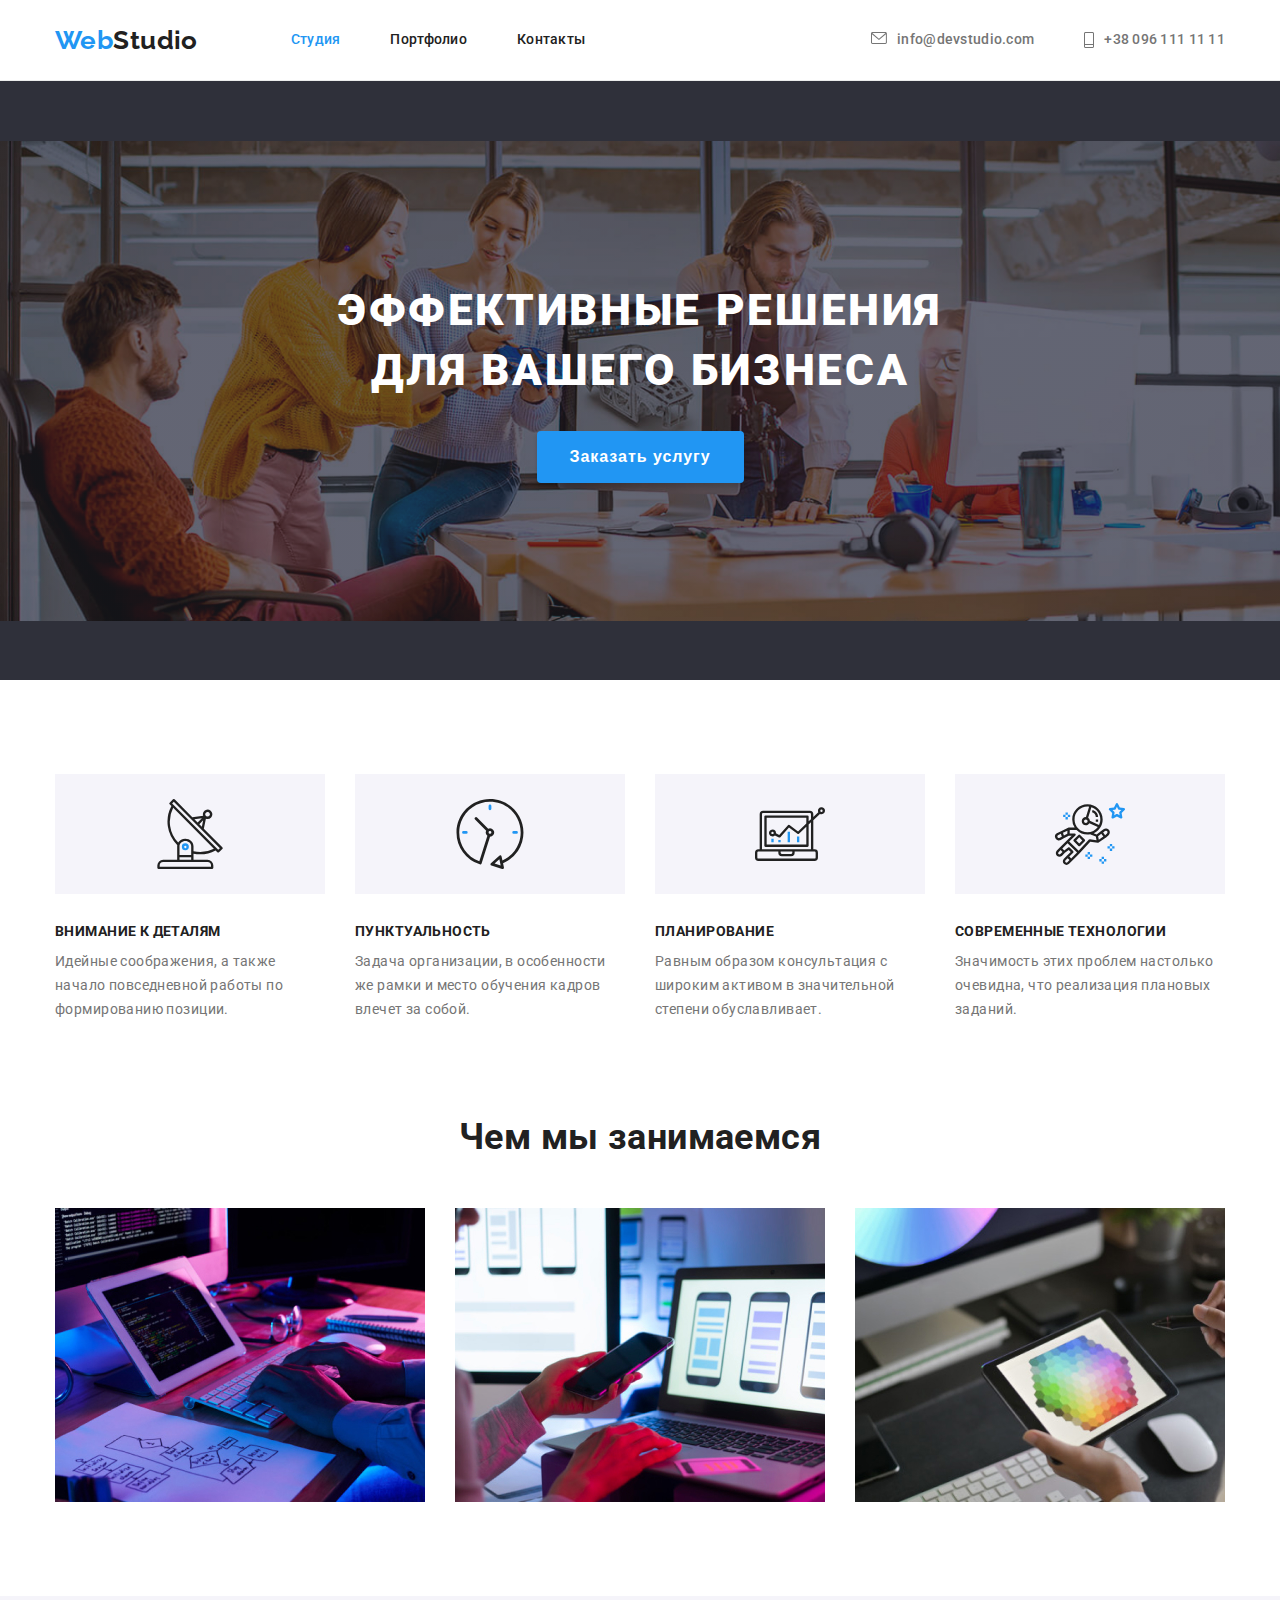
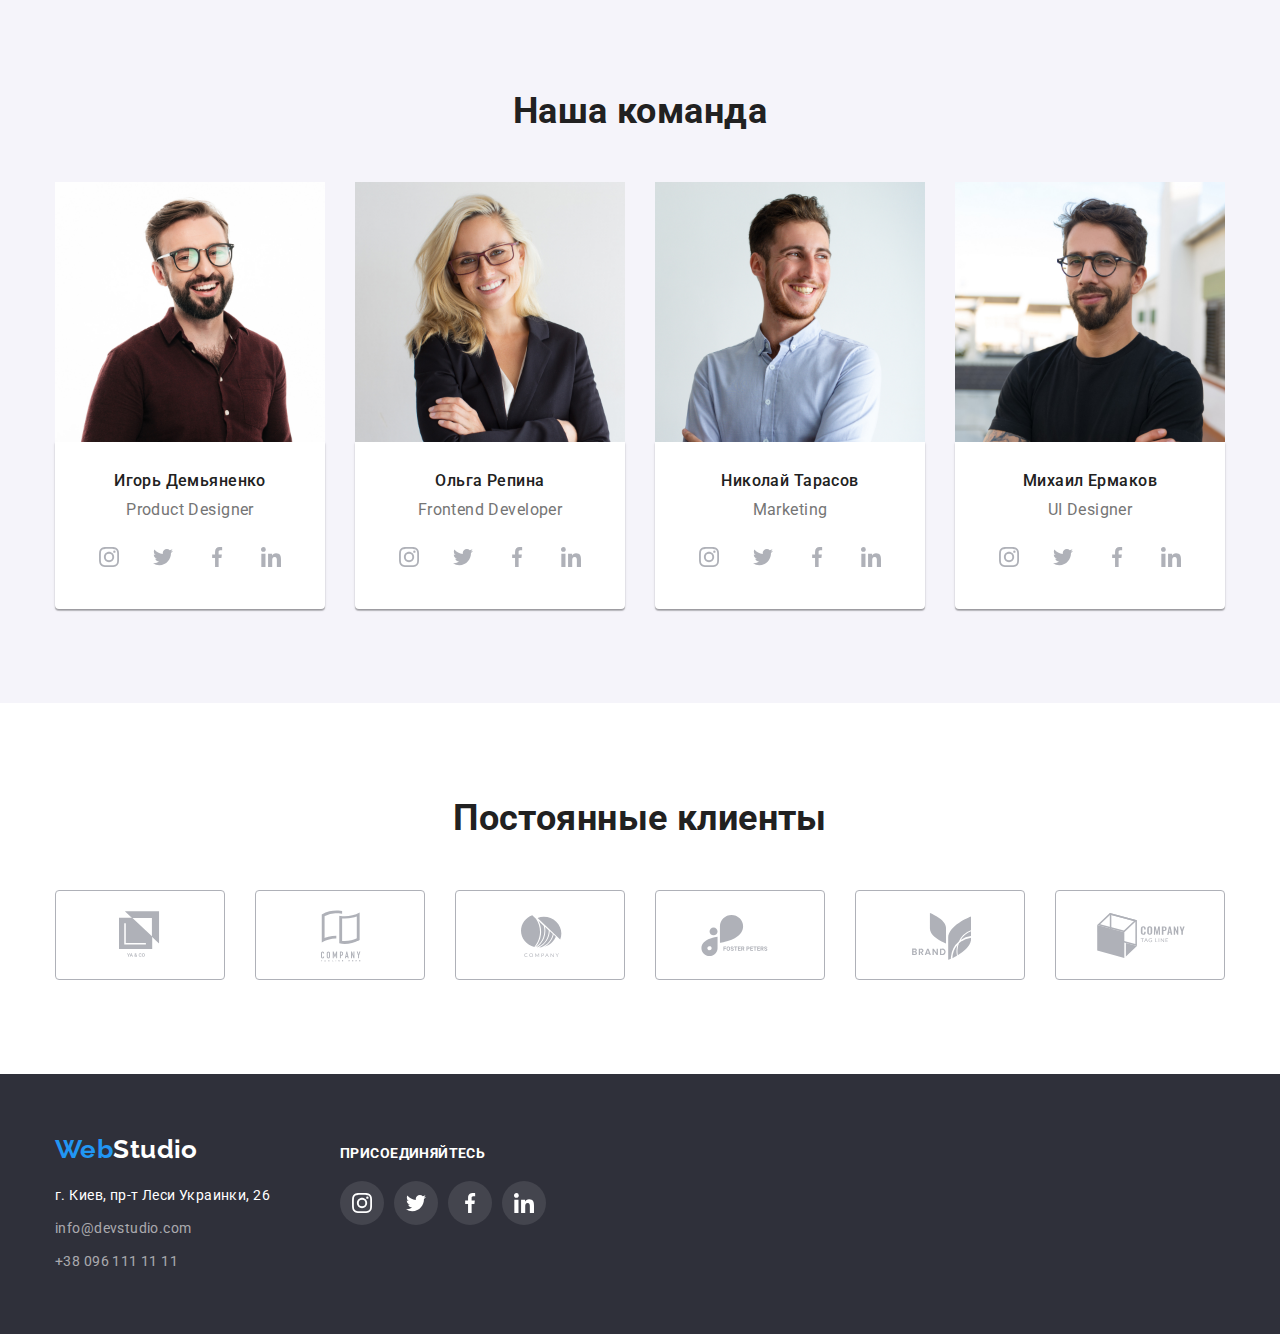
<file: index.html>
<!DOCTYPE html>
<html lang="ru">
  <head>
    <meta charset="UTF-8" />
    <meta name="viewport" content="width=device-width, initial-scale=1.0" />
    <title>Studio</title>
    <link rel="preconnect" href="https://fonts.gstatic.com" />
    <link
      href="https://fonts.googleapis.com/css2?family=Raleway:wght@700&family=Roboto:wght@400;500;700;900&display=swap"
      rel="stylesheet"
    />
    <link rel="stylesheet" href="./css/style.css" />
  </head>
  <body>
    <!-- PAGE HEADER -->
    <header class="site-header">
      <div class="container">
        <nav class="site-menu">
          <a class="logo" href="./index.html"><span>Web</span>Studio</a>

          <ul class="nav-menu list">
            <li class="item">
              <a class="link current" href="#">Студия</a>
            </li>
            <li class="item">
              <a class="link" href="./portfolio.html">Портфолио</a>
            </li>
            <li class="item">
              <a class="link" href="#">Контакты</a>
            </li>
          </ul>

          <ul class="contact-menu list">
            <li class="item">
              <a class="link" href="mailto:info@devstudio.com">
                <svg class="icon" width="16" height="12">
                  <use href="./img/sprite.svg#envelope"></use>
                </svg>
                <span>info@devstudio.com</span>
              </a>
            </li>
            <li class="item">
              <a class="link" href="mailto:info@devstudio.com">
                <svg class="icon" width="10" height="16">
                  <use href="./img/sprite.svg#phone"></use>
                </svg>
                <span>+38 096 111 11 11</span>
              </a>
            </li>
          </ul>
        </nav>
      </div>
    </header>

    <!-- MAIN CONTENT -->
    <main>
      <!-- HERO -->
      <section class="hero">
        <h1 class="hero-title">Эффективные решения<br />для вашего бизнеса</h1>
        <button class="hero-btn" type="button">Заказать услугу</button>
      </section>

      <!-- FEATURES -->
      <section class="features">
        <div class="container">
          <h2 class="section-title visually-hidden">Our features</h2>

          <ul class="features-list list">
            <li class="item">
              <div class="icon-box">
                <svg class="icon" width="70" height="70">
                  <use href="./img/sprite.svg#antenna"></use>
                </svg>
              </div>
              <h3 class="title">Внимание к деталям</h3>
              <p class="text">
                Идейные соображения, а также начало повседневной работы по
                формированию позиции.
              </p>
            </li>
            <li class="item">
              <div class="icon-box">
                <svg class="icon" width="70" height="70">
                  <use href="./img/sprite.svg#clock"></use>
                </svg>
              </div>
              <h3 class="title">Пунктуальность</h3>
              <p class="text">
                Задача организации, в особенности же рамки и место обучения
                кадров влечет за собой.
              </p>
            </li>
            <li class="item">
              <div class="icon-box">
                <svg class="icon" width="70" height="70">
                  <use href="./img/sprite.svg#diagram"></use>
                </svg>
              </div>
              <h3 class="title">Планирование</h3>
              <p class="text">
                Равным образом консультация с широким активом в значительной
                степени обуславливает.
              </p>
            </li>
            <li class="item">
              <div class="icon-box">
                <svg class="icon" width="70" height="70">
                  <use href="./img/sprite.svg#astronaut"></use>
                </svg>
              </div>
              <h3 class="title">Современные технологии</h3>
              <p class="text">
                Значимость этих проблем настолько очевидна, что реализация
                плановых заданий.
              </p>
            </li>
          </ul>
        </div>
      </section>

      <!-- PRODUCT-->
      <section class="product">
        <div class="container">
          <h2 class="section-title">Чем мы занимаемся</h2>

          <ul class="product-list list">
            <li class="item">
              <img
                src="./img/product-1.jpg"
                width="370"
                height="294"
                alt="Десктопные приложения"
              />
            </li>
            <li class="item">
              <img
                src="./img/product-2.jpg"
                width="370"
                height="294"
                alt="Мобильные приложения"
              />
            </li>
            <li class="item">
              <img
                src="./img/product-3.jpg"
                width="370"
                height="294"
                alt="Дизайнерские решения"
              />
            </li>
          </ul>
        </div>
      </section>

      <!-- TEAM -->
      <section class="team">
        <div class="container">
          <h2 class="section-title">Наша команда</h2>

          <ul class="team-list list">
            <li class="item">
              <img
                class="card-image"
                src="./img/staff-1.jpg"
                width="270"
                height="260"
                alt="Фотография Игоря Демьяненко"
              />
              <div class="card-content">
                <h3 class="name">Игорь Демьяненко</h3>
                <p class="rank">Product Designer</p>

                <ul class="social-list list">
                  <li class="item">
                    <a class="link" href="">
                      <svg class="icon" width="20" height="20">
                        <use href="./img/sprite.svg#instagram"></use>
                      </svg>
                    </a>
                  </li>
                  <li class="item">
                    <a class="link" href="">
                      <svg class="icon" width="20" height="20">
                        <use href="./img/sprite.svg#twitter-1"></use>
                      </svg>
                    </a>
                  </li>
                  <li class="item">
                    <a class="link" href="">
                      <svg class="icon" width="20" height="20">
                        <use href="./img/sprite.svg#facebook"></use>
                      </svg>
                    </a>
                  </li>
                  <li class="item">
                    <a class="link" href="">
                      <svg class="icon" width="20" height="20">
                        <use href="./img/sprite.svg#linkedin"></use>
                      </svg>
                    </a>
                  </li>
                </ul>
              </div>
            </li>
            <li class="item">
              <img
                class="card-image"
                src="./img/staff-2.jpg"
                width="270"
                height="260"
                alt="Фотография Ольги Репиной"
              />
              <div class="card-content">
                <h3 class="name">Ольга Репина</h3>
                <p class="rank">Frontend Developer</p>

                <ul class="social-list list">
                  <li class="item">
                    <a class="link" href="">
                      <svg class="icon" width="20" height="20">
                        <use href="./img/sprite.svg#instagram"></use>
                      </svg>
                    </a>
                  </li>
                  <li class="item">
                    <a class="link" href="">
                      <svg class="icon" width="20" height="20">
                        <use href="./img/sprite.svg#twitter-1"></use>
                      </svg>
                    </a>
                  </li>
                  <li class="item">
                    <a class="link" href="">
                      <svg class="icon" width="20" height="20">
                        <use href="./img/sprite.svg#facebook"></use>
                      </svg>
                    </a>
                  </li>
                  <li class="item">
                    <a class="link" href="">
                      <svg class="icon" width="20" height="20">
                        <use href="./img/sprite.svg#linkedin"></use>
                      </svg>
                    </a>
                  </li>
                </ul>
              </div>
            </li>
            <li class="item">
              <img
                class="card-image"
                src="./img/staff-3.jpg"
                width="270"
                height="260"
                alt="Фотография Николая Тарасова"
              />
              <div class="card-content">
                <h3 class="name">Николай Тарасов</h3>
                <p class="rank">Marketing</p>

                <ul class="social-list list">
                  <li class="item">
                    <a class="link" href="">
                      <svg class="icon" width="20" height="20">
                        <use href="./img/sprite.svg#instagram"></use>
                      </svg>
                    </a>
                  </li>
                  <li class="item">
                    <a class="link" href="">
                      <svg class="icon" width="20" height="20">
                        <use href="./img/sprite.svg#twitter-1"></use>
                      </svg>
                    </a>
                  </li>
                  <li class="item">
                    <a class="link" href="">
                      <svg class="icon" width="20" height="20">
                        <use href="./img/sprite.svg#facebook"></use>
                      </svg>
                    </a>
                  </li>
                  <li class="item">
                    <a class="link" href="">
                      <svg class="icon" width="20" height="20">
                        <use href="./img/sprite.svg#linkedin"></use>
                      </svg>
                    </a>
                  </li>
                </ul>
              </div>
            </li>
            <li class="item">
              <img
                class="card-image"
                src="./img/staff-4.jpg"
                width="270"
                height="260"
                alt="Фотография Михаила Ермакова"
              />
              <div class="card-content">
                <h3 class="name">Михаил Ермаков</h3>
                <p class="rank">UI Designer</p>

                <ul class="social-list list">
                  <li class="item">
                    <a class="link" href="">
                      <svg class="icon" width="20" height="20">
                        <use href="./img/sprite.svg#instagram"></use>
                      </svg>
                    </a>
                  </li>
                  <li class="item">
                    <a class="link" href="">
                      <svg class="icon" width="20" height="20">
                        <use href="./img/sprite.svg#twitter-1"></use>
                      </svg>
                    </a>
                  </li>
                  <li class="item">
                    <a class="link" href="">
                      <svg class="icon" width="20" height="20">
                        <use href="./img/sprite.svg#facebook"></use>
                      </svg>
                    </a>
                  </li>
                  <li class="item">
                    <a class="link" href="">
                      <svg class="icon" width="20" height="20">
                        <use href="./img/sprite.svg#linkedin"></use>
                      </svg>
                    </a>
                  </li>
                </ul>
              </div>
            </li>
          </ul>
        </div>
      </section>

      <!-- CLIENTS -->
      <section class="clients">
        <div class="container">
          <h2 class="section-title">Постоянные клиенты</h2>

          <ul class="clients-list list">
            <li class="item">
              <a class="link link-logo-1" href="">
                <svg class="icon" width="44.27" height="49.23">
                  <use href="./img/sprite.svg#logo-1"></use>
                </svg>
              </a>
            </li>
            <li class="item">
              <a class="link link-logo-2" href="">
                <svg class="icon" width="40" height="52">
                  <use href="./img/sprite.svg#logo-2"></use>
                </svg>
              </a>
            </li>
            <li class="item">
              <a class="link link-logo-3" href="">
                <svg class="icon" width="41" height="42.6">
                  <use href="./img/sprite.svg#logo-3"></use>
                </svg>
              </a>
            </li>
            <li class="item">
              <a class="link link-logo-4" href="">
                <svg class="icon" width="79.66" height="42.02">
                  <use href="./img/sprite.svg#logo-4"></use>
                </svg>
              </a>
            </li>
            <li class="item">
              <a class="link link-logo-5" href="">
                <svg class="icon" width="59" height="47">
                  <use href="./img/sprite.svg#logo-5"></use>
                </svg>
              </a>
            </li>
            <li class="item">
              <a class="link link-logo-6" href="">
                <svg class="icon" width="88.48" height="45.44">
                  <use href="./img/sprite.svg#logo-6"></use>
                </svg>
              </a>
            </li>
          </ul>
        </div>
      </section>
    </main>

    <!--  PAGE FOOTER -->
    <footer class="footer">
      <div class="container">
        <div class="footer-inner">
          <div class="address-box">
            <a class="logo" href="./index.html"
              ><span>Web</span><span class="logo-accent">Studio</span></a
            >

            <address class="address-list">
              <a
                class="address-link link"
                href="https://tinyurl.com/yazdzsp8"
                target="_blank"
              >
                г. Киев, пр-т Леси Украинки, 26</a
              ><br />
              <a class="contact-link link" href="mailto:info@devstudio.com"
                >info@devstudio.com</a
              ><br />
              <a class="contact-link link" href="tel:+380961111111">
                +38 096 111 11 11</a
              >
            </address>
          </div>
          <div class="social-box">
            <b class="sign-up">Присоединяйтесь</b>

            <ul class="social-list list">
              <li class="item">
                <a class="link" href="">
                  <svg class="icon" width="20" height="20">
                    <use href="./img/sprite.svg#instagram"></use>
                  </svg>
                </a>
              </li>
              <li class="item">
                <a class="link" href="">
                  <svg class="icon" width="20" height="20">
                    <use href="./img/sprite.svg#twitter-1"></use>
                  </svg>
                </a>
              </li>
              <li class="item">
                <a class="link" href="">
                  <svg class="icon" width="20" height="20">
                    <use href="./img/sprite.svg#facebook"></use>
                  </svg>
                </a>
              </li>
              <li class="item">
                <a class="link" href="">
                  <svg class="icon" width="20" height="20">
                    <use href="./img/sprite.svg#linkedin"></use>
                  </svg>
                </a>
              </li>
            </ul>
          </div>
        </div>
      </div>
    </footer>
  </body>
</html>
</file>
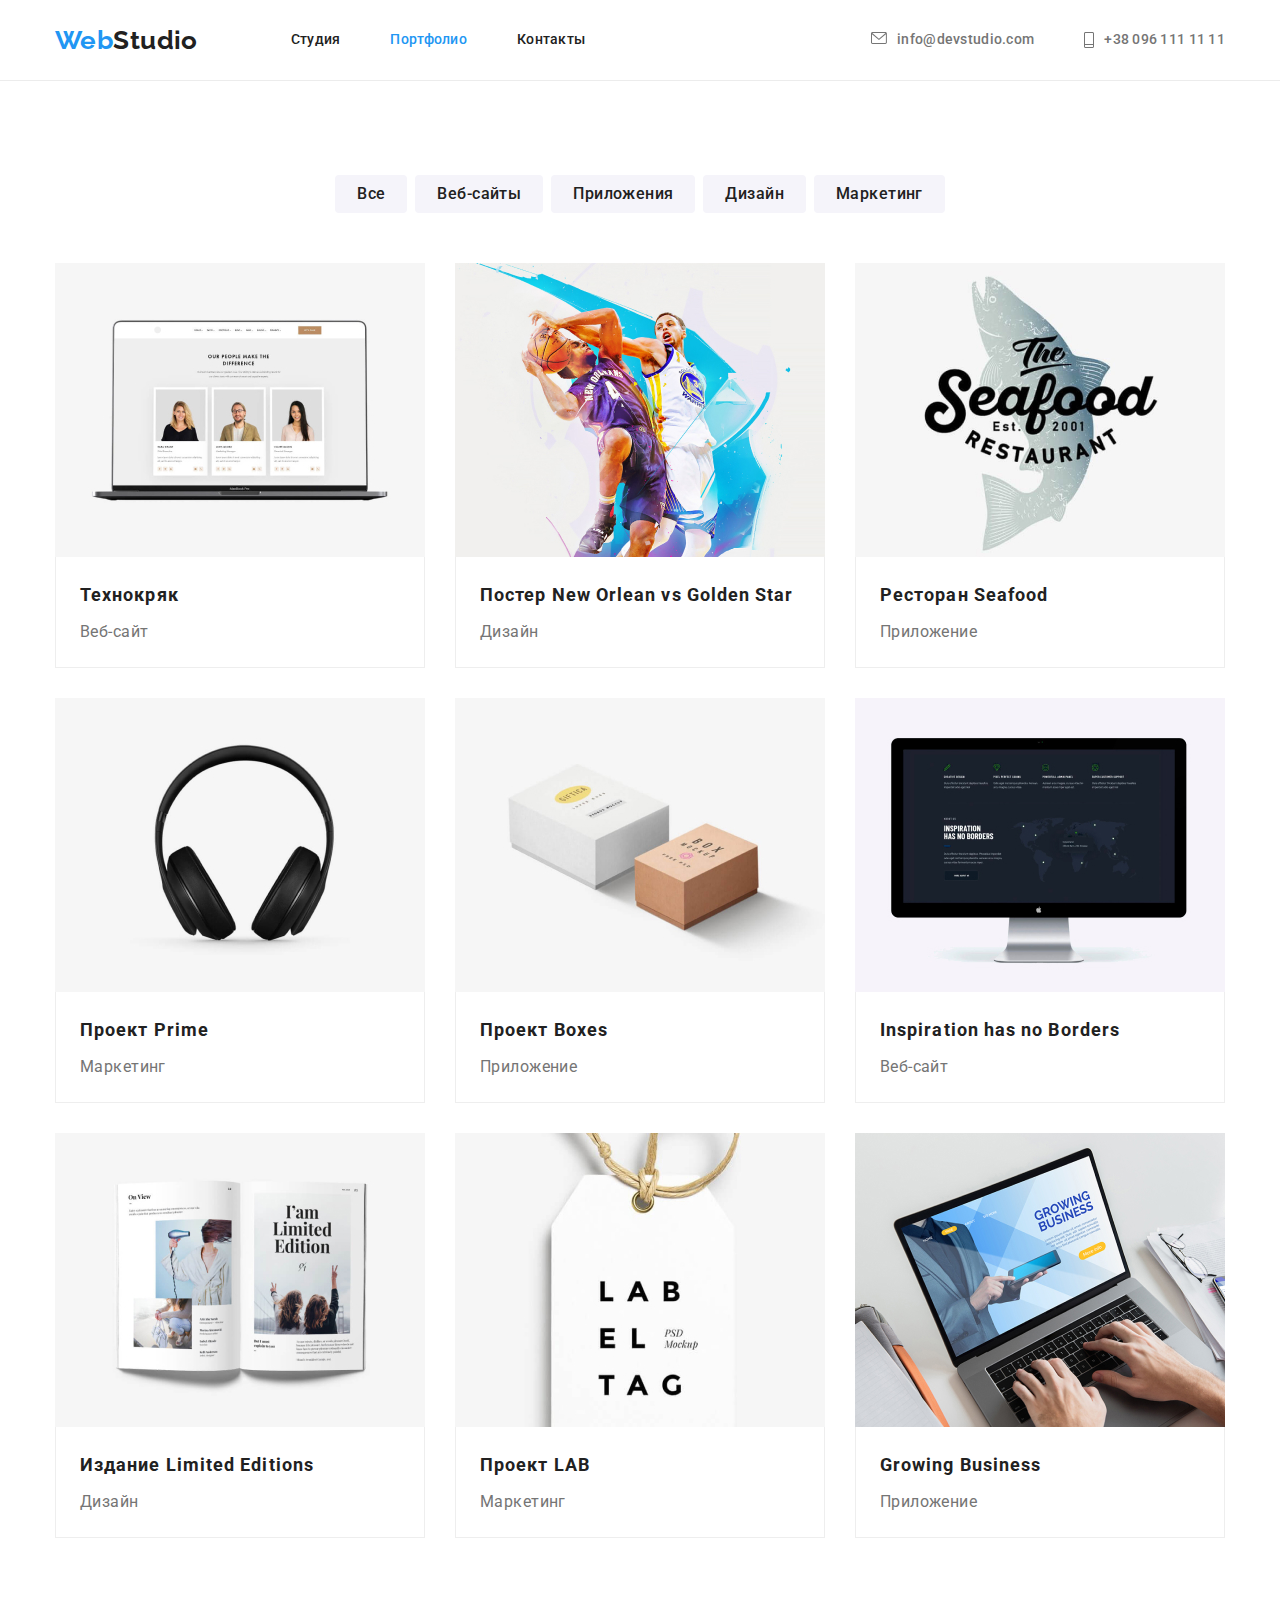
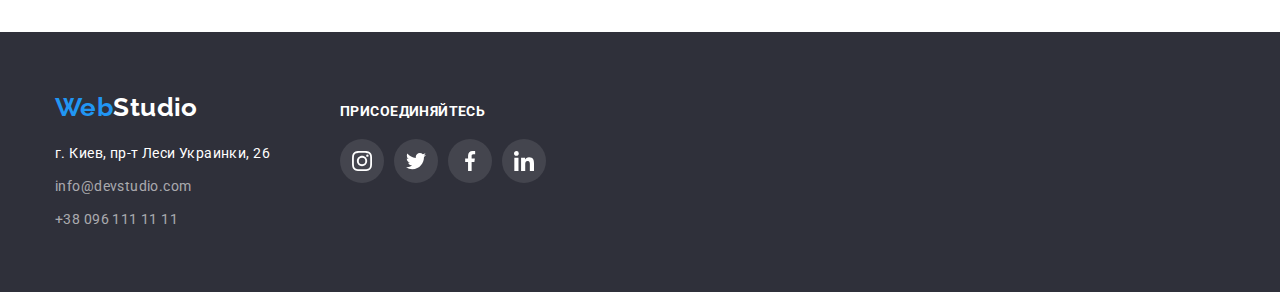
<file: portfolio.html>
<!DOCTYPE html>
<html lang="ru">
  <head>
    <meta charset="UTF-8" />
    <meta name="viewport" content="width=device-width, initial-scale=1.0" />
    <title>Portfolio</title>
    <link rel="preconnect" href="https://fonts.gstatic.com" />
    <link
      href="https://fonts.googleapis.com/css2?family=Raleway:wght@700&family=Roboto:wght@400;500;700;900&display=swap"
      rel="stylesheet"
    />
    <link rel="stylesheet" href="./css/style.css" />
  </head>
  <body>
    <!-- Page header -->
    <header class="site-header">
      <div class="container">
        <nav class="site-menu">
          <a class="logo" href="./index.html"><span>Web</span>Studio</a>

          <ul class="nav-menu list">
            <li class="item">
              <a class="link" href="./index.html">Студия</a>
            </li>
            <li class="item">
              <a class="link current" href="#">Портфолио</a>
            </li>
            <li class="item">
              <a class="link" href="#">Контакты</a>
            </li>
          </ul>

          <ul class="contact-menu list">
            <li class="item">
              <a class="link" href="mailto:info@devstudio.com">
                <svg class="icon" width="16" height="12">
                  <use href="./img/sprite.svg#envelope"></use>
                </svg>
                <span>info@devstudio.com</span>
              </a>
            </li>
            <li class="item">
              <a class="link" href="mailto:info@devstudio.com">
                <svg class="icon" width="10" height="16">
                  <use href="./img/sprite.svg#phone"></use>
                </svg>
                <span>+38 096 111 11 11</span>
              </a>
            </li>
          </ul>
        </nav>
      </div>
    </header>

    <!-- Main content -->
    <main>
      <section class="portfolio">
        <div class="container">
          <ul class="filter-list list">
            <li class="item">
              <button class="filter-btn" type="button">Все</button>
            </li>
            <li class="item">
              <button class="filter-btn" type="button">Веб-сайты</button>
            </li>
            <li class="item">
              <button class="filter-btn" type="button">Приложения</button>
            </li>
            <li class="item">
              <button class="filter-btn" type="button">Дизайн</button>
            </li>
            <li class="item">
              <button class="filter-btn" type="button">Маркетинг</button>
            </li>
          </ul>

          <h1 class="section-title visually-hidden">Портфолио</h1>
          <ul class="portfolio-list list">
            <li class="card">
              <a class="link" href="">
                <img
                  class="card-image"
                  src="./img/portfolio/technokriak.jpg"
                  width="370"
                  height="294"
                  alt="Ноутбук"
                />
                <div class="card-content">
                  <h2 class="title">Технокряк</h2>
                  <p class="text">Веб-сайт</p>
                </div>
              </a>
            </li>
            <li class="card">
              <a class="link" href="">
                <img
                  class="card-image"
                  src="./img/portfolio/new-orlean.jpg"
                  width="370"
                  height="294"
                  alt="Два баскетболиста"
                />
                <div class="card-content">
                  <h2 class="title">Постер New Orlean vs Golden Star</h2>
                  <p class="text">Дизайн</p>
                </div>
              </a>
            </li>
            <li class="card">
              <a class="link" href="">
                <img
                  class="card-image"
                  src="./img/portfolio/seafood.jpg"
                  width="370"
                  height="294"
                  alt="Логотип ресторана &lt;Seafood&gt;"
                />
                <div class="card-content">
                  <h2 class="title">Ресторан Seafood</h2>
                  <p class="text">Приложение</p>
                </div>
              </a>
            </li>
            <li class="card">
              <a class="link" href="">
                <img
                  class="card-image"
                  src="./img/portfolio/prime.jpg"
                  width="370"
                  height="294"
                  alt="Фотография наушников"
                />
                <div class="card-content">
                  <h2 class="title">Проект Prime</h2>
                  <p class="text">Маркетинг</p>
                </div>
              </a>
            </li>
            <li class="card">
              <a class="link" href="">
                <img
                  class="card-image"
                  src="./img/portfolio/boxes.jpg"
                  width="370"
                  height="294"
                  alt="Две коробки"
                />
                <div class="card-content">
                  <h2 class="title">Проект Boxes</h2>
                  <p class="text">Приложение</p>
                </div>
              </a>
            </li>
            <li class="card">
              <a class="link" href="">
                <img
                  class="card-image"
                  src="./img/portfolio/inspiration.jpg"
                  width="370"
                  height="294"
                  alt="Монитор"
                />
                <div class="card-content">
                  <h2 class="title">Inspiration has no Borders</h2>
                  <p class="text">Веб-сайт</p>
                </div>
              </a>
            </li>
            <li class="card">
              <a class="link" href="">
                <img
                  class="card-image"
                  src="./img/portfolio/limited.jpg"
                  width="370"
                  height="294"
                  alt="Журнал &lt;Limited Edition&gt;"
                />
                <div class="card-content">
                  <h2 class="title">Издание Limited Editions</h2>
                  <p class="text">Дизайн</p>
                </div>
              </a>
            </li>
            <li class="card">
              <a class="link" href="">
                <img
                  class="card-image"
                  src="./img/portfolio/lab.jpg"
                  width="370"
                  height="294"
                  alt="Бирка &lt;LAB EL TAG&gt;"
                />
                <div class="card-content">
                  <h2 class="title">Проект LAB</h2>
                  <p class="text">Маркетинг</p>
                </div>
              </a>
            </li>
            <li class="card">
              <a class="link" href="">
                <img
                  class="card-image"
                  src="./img/portfolio/business.jpg"
                  width="370"
                  height="294"
                  alt="Ноутбук"
                />
                <div class="card-content">
                  <h2 class="title">Growing Business</h2>
                  <p class="text">Приложение</p>
                </div>
              </a>
            </li>
          </ul>
        </div>
      </section>
    </main>

    <!--  Page footer -->
    <footer class="footer">
      <div class="container">
        <div class="footer-inner">
          <div class="address-box">
            <a class="logo" href="./index.html"
              ><span>Web</span><span class="logo-accent">Studio</span></a
            >

            <address class="address-list">
              <a
                class="address-link link"
                href="https://tinyurl.com/yazdzsp8"
                target="_blank"
              >
                г. Киев, пр-т Леси Украинки, 26</a
              ><br />
              <a class="contact-link link" href="mailto:info@devstudio.com"
                >info@devstudio.com</a
              ><br />
              <a class="contact-link link" href="tel:+380961111111">
                +38 096 111 11 11</a
              >
            </address>
          </div>
          <div class="social-box">
            <b class="sign-up">Присоединяйтесь</b>

            <ul class="social-list list">
              <li class="item">
                <a class="link" href="">
                  <svg class="icon" width="20" height="20">
                    <use href="./img/sprite.svg#instagram"></use>
                  </svg>
                </a>
              </li>
              <li class="item">
                <a class="link" href="">
                  <svg class="icon" width="20" height="20">
                    <use href="./img/sprite.svg#twitter-1"></use>
                  </svg>
                </a>
              </li>
              <li class="item">
                <a class="link" href="">
                  <svg class="icon" width="20" height="20">
                    <use href="./img/sprite.svg#facebook"></use>
                  </svg>
                </a>
              </li>
              <li class="item">
                <a class="link" href="">
                  <svg class="icon" width="20" height="20">
                    <use href="./img/sprite.svg#linkedin"></use>
                  </svg>
                </a>
              </li>
            </ul>
          </div>
        </div>
      </div>
    </footer>
  </body>
</html>
</file>
<file: css/style.css>
:root {
  --primary-text-color: #757575;
  --additional-text-color: #212121;
  --accent-color: #2196f3;
  --primary-bg-color: #2f303a;
  --primary-white-color: #ffffff;
  --additional-bg-color: #f5f4fa;
}

html {
  box-sizing: border-box;
  background-color: #e5e5e5;
}

*,
*::before,
*::after {
  box-sizing: inherit;
}

body {
  margin: 0;

  font-family: 'Roboto', sans-serif;
  font-style: normal;
  font-weight: 400;
  font-size: 14px;
  line-height: 1.71;
  letter-spacing: 0.03em;

  color: var(--primary-text-color);
  background-color: var(--primary-white-color);
}

.container {
  width: 1200px;
  padding-left: 15px;
  padding-right: 15px;
  margin-left: auto;
  margin-right: auto;
}

/* Утилитарный класс для списка */
.list {
  padding: 0;
  margin: 0;
  list-style-type: none;
}

/* Утилитарный класс для сокрытия элемента */
.visually-hidden {
  position: absolute;
  width: 1px;
  height: 1px;
  margin: -1px;
  border: 0;
  padding: 0;
  clip: rect(0 0 0 0);
  overflow: hidden;
}

/* Утилитарный класс для <img> */
img {
  display: block;
  max-width: 100%;
  height: auto;
}

/*Header for all pages
====================== */
/* .site-header {
  border-bottom: 1px solid #ececec;
} */

.site-menu {
  display: flex;
  align-items: center;
}

.logo {
  font-family: 'Raleway', sans-serif;
  font-weight: 700;
  font-size: 26px;
  line-height: 1.17;
  text-decoration: none;

  color: var(--additional-text-color);
}

.logo span {
  color: var(--accent-color);
}

.nav-menu {
  display: flex;
  margin-left: 93px;
}

.nav-menu .item:not(:last-child) {
  margin-right: 50px;
}

.link {
  text-decoration: none;
}

.nav-menu .link {
  display: block;
  padding-top: 32px;
  padding-bottom: 32px;

  font-weight: 500;
  line-height: 1.14;
  letter-spacing: 0.02em;

  color: var(--additional-text-color);
}

.link.current {
  color: var(--accent-color);
}

.contact-menu {
  display: flex;
  margin-left: auto;
}

.contact-menu .item:not(:last-child) {
  margin-right: 50px;
}

.contact-menu .link {
  display: inline-flex;
  align-self: baseline;
  padding-top: 32px;
  padding-bottom: 32px;

  font-weight: 500;
  line-height: 1.14;
  letter-spacing: 0.02em;

  color: var(--primary-text-color);
}

.nav-menu .link:hover,
.nav-menu .link:focus {
  color: var(--accent-color);
}

.contact-menu .link:hover,
.contact-menu .link:focus {
  color: var(--accent-color);
  --color3: var(--accent-color);
}

.contact-menu .icon {
  margin-right: 10px;
}

/* STUDIA - MAIN PAGE
======================*/
.hero {
  max-width: 1600px;
  height: 600px;
  padding-top: 200px;
  padding-bottom: 200px;
  margin: 0 auto;
  border-top: 1px solid #ececec;

  text-align: center;

  background-color: var(--primary-bg-color);
  background-image: linear-gradient(
      to right,
      rgba(47, 48, 58, 0.4),
      rgba(47, 48, 58, 0.4)
    ),
    url('../img/hero-bg.jpg');
  background-position: center;
  background-size: contain;
  background-repeat: no-repeat;
}

.hero-title {
  margin-top: 0;
  margin-bottom: 30px;

  font-weight: 900;
  font-size: 44px;
  line-height: 1.36;
  letter-spacing: 0.06em;
  text-transform: uppercase;

  color: var(--primary-white-color);
}

.hero-btn {
  display: inline-block;
  padding: 10px 32px;
  border: 1px solid transparent;
  border-radius: 4px;

  font-weight: 700;
  font-size: 16px;
  line-height: 1.875;
  letter-spacing: 0.06em;

  color: var(--primary-white-color);
  background-color: var(--accent-color);
  box-shadow: 0 4px 4px rgba(0, 0, 0, 0.15);
}

.hero-btn:hover {
  background-color: #188ce8;
}

/* STUDIA - Features */
.features {
  padding-top: 94px;
  padding-bottom: 94px;
}

.section-title {
  font-weight: 700;
  font-size: 36px;
  line-height: 1.17;

  color: var(--additional-text-color);
}

.features-list {
  display: flex;
}

.features-list .item {
  width: calc((100% - 90px) / 4);
}

.features-list .item:not(:last-child) {
  margin-right: 30px;
}

.icon-box {
  padding-top: 25px;
  padding-bottom: 25px;
  margin-bottom: 30px;

  text-align: center;

  background-color: var(--additional-bg-color);
}

.icon-box .icon {
  display: block;
  width: 100%;
}

.features-list .title {
  margin-top: 0;
  margin-bottom: 10px;

  font-size: 14px;
  font-weight: 700;
  line-height: 1.14;
  text-transform: uppercase;

  color: var(--additional-text-color);
}

.features-list .text {
  margin-top: 0;
  margin-bottom: 0;
}

/* STUDIA - Product */
.product {
  padding-bottom: 94px;
}

.product .section-title {
  margin-top: 0;
  margin-bottom: 50px;
  text-align: center;
}

.product-list {
  display: flex;
}

.product-list .item:not(:last-child) {
  margin-right: 30px;
}

/* STUDIA - Team */
.team {
  padding-top: 94px;
  padding-bottom: 94px;
  background-color: var(--additional-bg-color);
}

.team .section-title {
  margin-top: 0;
  margin-bottom: 50px;
  text-align: center;
}

.team-list {
  display: flex;
}

.team-list .item:not(:last-child) {
  margin-right: 30px;
}

.team-list .card-content {
  display: flex;
  flex-direction: column;
  align-items: center;
  padding-top: 30px;
  padding-bottom: 30px;

  background-color: var(--primary-white-color);

  box-shadow: 0px 1px 3px rgba(0, 0, 0, 0.12), 0px 1px 1px rgba(0, 0, 0, 0.14),
    0px 2px 1px rgba(0, 0, 0, 0.2);
  border-bottom-left-radius: 4px;
  border-bottom-right-radius: 4px;
}

.name {
  margin-top: 0;
  margin-bottom: 10px;

  font-weight: 500;
  font-size: 16px;
  line-height: 1.17;

  color: var(--additional-text-color);
}

.rank {
  margin-top: 0;
  margin-bottom: 16px;

  font-size: 16px;
  line-height: 1.17;
}

.social-list {
  display: flex;
}

.social-list > .item:not(:last-child) {
  margin-right: 10px;
}

.social-list .link {
  display: block;
  width: 44px;
  height: 44px;
  padding: 12px;
  border-radius: 50%;
}

.social-list .link:hover,
.social-list .link:focus {
  background-color: var(--accent-color);
  --color4: var(--primary-white-color);
}

/* STUDIA - Clients */
.clients {
  padding-top: 94px;
  padding-bottom: 94px;
}

.clients .section-title {
  margin-top: 0;
  margin-bottom: 50px;
  text-align: center;
}

.clients-list {
  display: flex;
}

.clients-list > .item:not(:last-child) {
  margin-right: 30px;
}

.clients-list .link {
  display: block;
  width: 170px;
  height: 90px;
  border: 1px solid #afb1b8;
  border-radius: 4px;
}

.clients-list .link:hover,
.clients-list .link:focus {
  border: 1px solid var(--accent-color);
  --color4: var(--accent-color);
}

.link-logo-1 {
  padding: 20px 63px;
}

.link-logo-2 {
  padding: 19px 65px;
}

.link-logo-3 {
  padding: 24px 65px;
}

.link-logo-4 {
  padding: 24px 45px;
}

.link-logo-5 {
  padding: 22px 55px 21px 56px;
}

.link-logo-6 {
  padding: 22px 41px;
}

/* PORTFOLIO
=============*/
.portfolio {
  padding-top: 94px;
  padding-bottom: 94px;
  border-top: 1px solid #ececec;
}

.filter-list {
  display: flex;
  justify-content: center;
  margin-bottom: 50px;
}

.filter-list .item:not(:last-child) {
  margin-right: 8px;
}

.filter-btn {
  display: inline-block;
  padding: 6px 22px;
  border-radius: 4px;
  border: transparent;

  font-family: inherit;
  font-weight: 500;
  font-size: 16px;
  line-height: 1.625;
  letter-spacing: inherit;

  color: var(--additional-text-color);
  background-color: var(--additional-bg-color);
}

.filter-btn:hover,
.filter-btn:focus {
  color: var(--primary-white-color);
  background-color: var(--accent-color);
}

.portfolio-list {
  display: flex;
  flex-wrap: wrap;
}

.portfolio-list .card {
  width: calc((100% - 60px) / 3);
}

.portfolio-list .card:not(:nth-child(3n + 3)) {
  margin-right: 30px;
}

.portfolio-list .card:not(:nth-last-child(-n + 3)) {
  margin-bottom: 30px;
}

.portfolio-list .card:hover {
  box-shadow: 0 1px 1px rgba(0, 0, 0, 0.12), 0 4px 4px rgba(0, 0, 0, 0.06),
    1px 4px 6px rgba(0, 0, 0, 0.16);
}

.portfolio-list .link {
  display: block;
  text-decoration: none;
}

.portfolio-list .link:focus {
  box-shadow: 0 1px 1px rgba(0, 0, 0, 0.12), 0 4px 4px rgba(0, 0, 0, 0.06),
    1px 4px 6px rgba(0, 0, 0, 0.16);
}

.portfolio-list .card-content {
  padding: 20px 24px;
  border-left: 1px solid #eeeeee;
  border-right: 1px solid #eeeeee;
  border-bottom: 1px solid #eeeeee;
}

.portfolio-list .title {
  margin-top: 0;
  margin-bottom: 4px;

  font-weight: 700;
  font-size: 18px;
  line-height: 2;
  letter-spacing: 0.06em;

  color: var(--additional-text-color);
}

.portfolio-list .text {
  margin-top: 0;
  margin-bottom: 0;

  font-size: 16px;
  line-height: 1.875;

  color: var(--primary-text-color);
}

/*Footer for all pages
====================== */
.footer {
  padding-top: 60px;
  padding-bottom: 60px;

  background-color: var(--primary-bg-color);
}

.footer-inner {
  display: flex;
  align-items: baseline;
}

.address-box {
  margin-right: 70px;
}

.footer .logo {
  display: inline-block;
  margin-bottom: 20px;
}

.logo .logo-accent {
  color: var(--primary-white-color);
}

.address-list {
  font-style: normal;
}

.address-list .link {
  display: inline-block;
}

.address-list .link:not(:last-child) {
  margin-bottom: 9px;
}

.address-link {
  color: var(--primary-white-color);
}

.contact-link {
  color: rgba(255, 255, 255, 0.6);
}

.address-list .link:not(:last-child) {
  margin-bottom: 9px;
}

.sign-up {
  display: block;
  margin-bottom: 20px;

  line-height: 1.17;
  text-transform: uppercase;

  color: var(--primary-white-color);
}

.social-list .link {
  display: block;
  width: 44px;
  height: 44px;
  padding: 12px;
  border-radius: 50%;

  background-color: rgba(255, 255, 255, 0.1);
}

.social-list .link:hover .social-list .link:focus {
  background-color: var(--accent-color);
}

.footer .icon {
  --color4: var(--primary-white-color);
}
</file>
